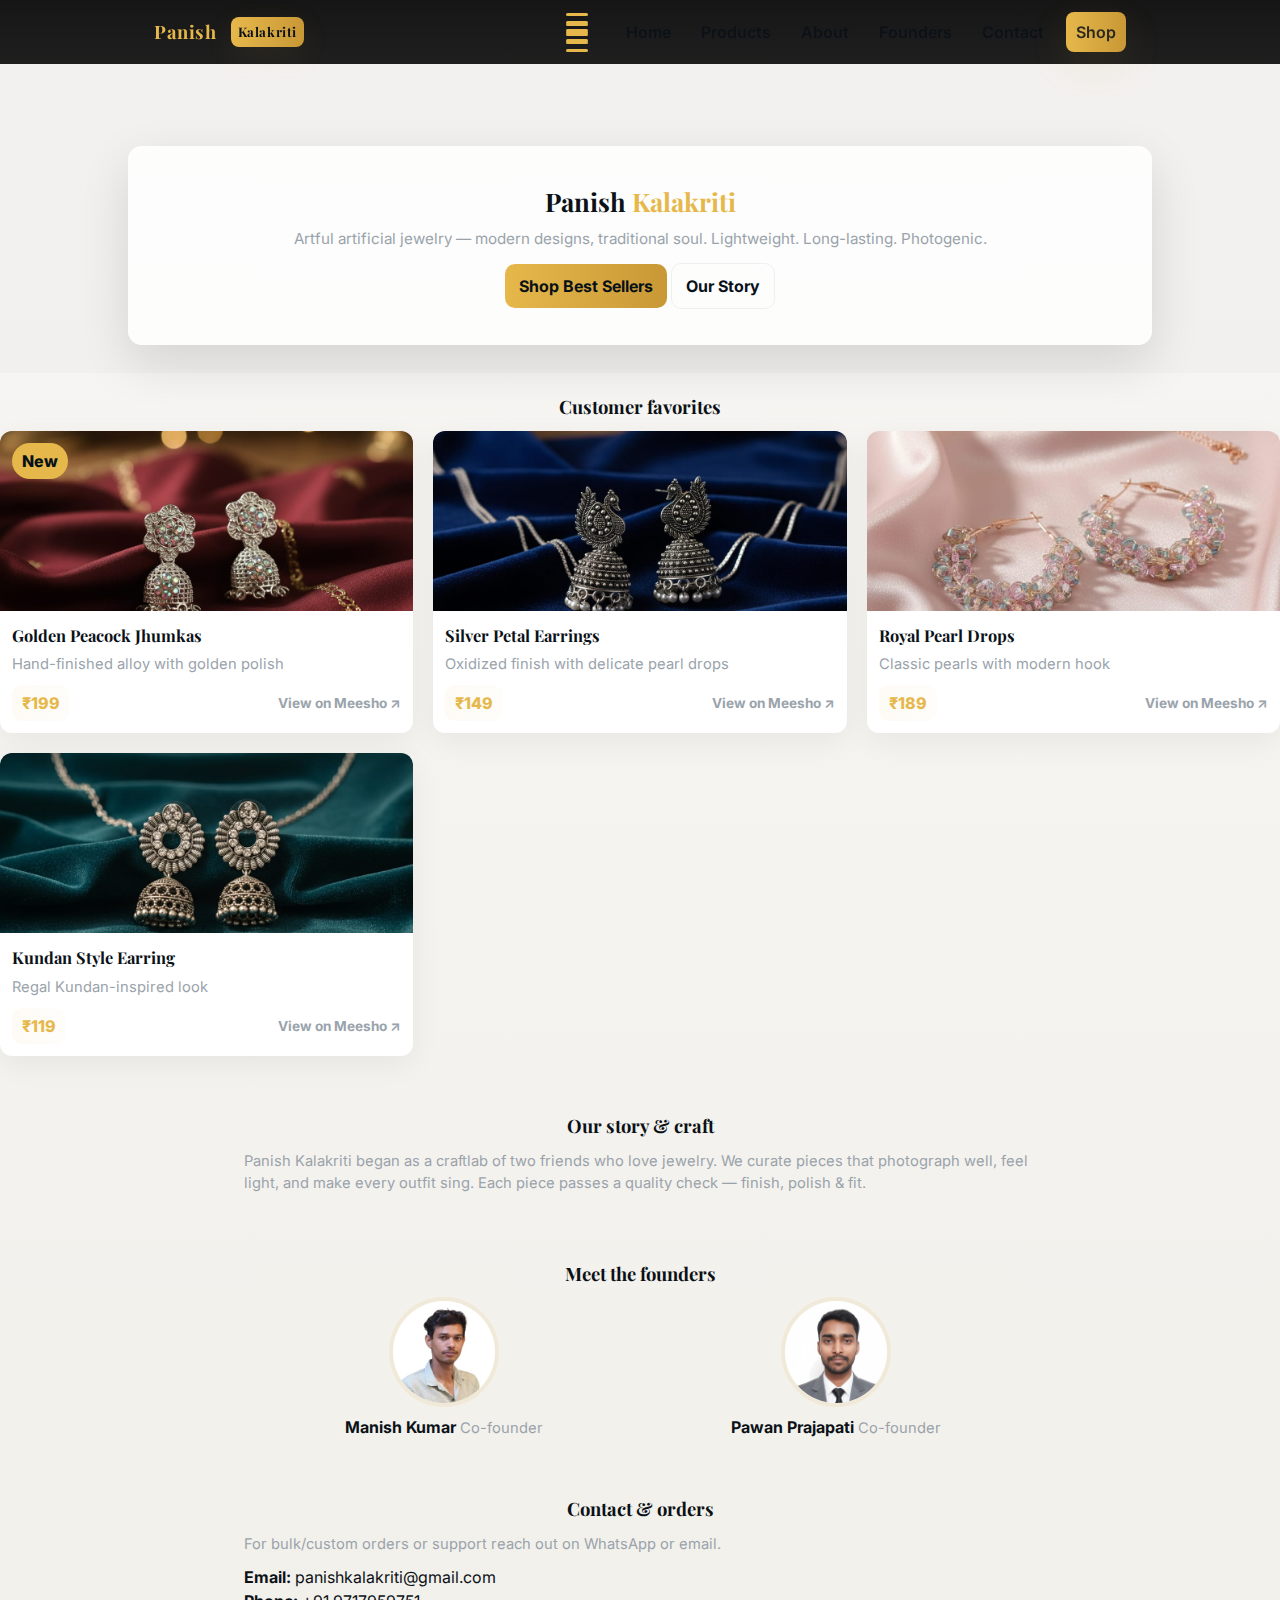
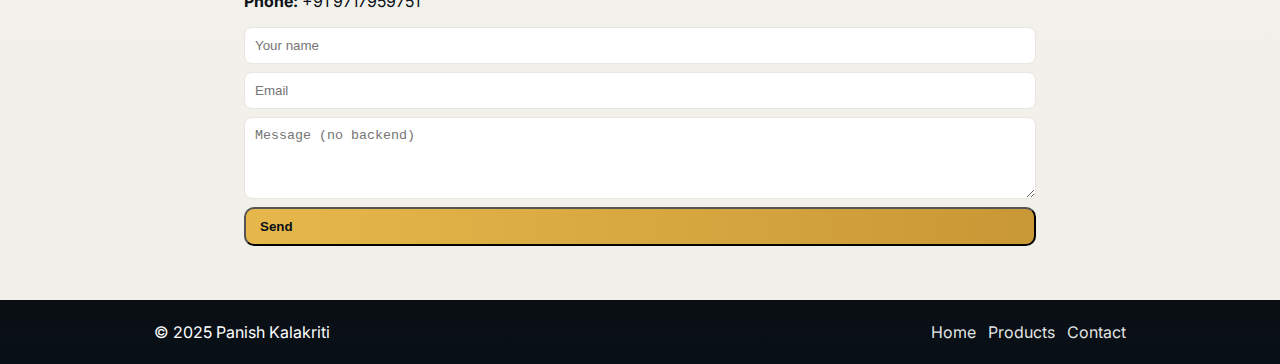
<file: index.html>
<!doctype html>
<html lang="en">
<head>
  <meta charset="utf-8" />
  <meta name="viewport" content="width=device-width,initial-scale=1.0,viewport-fit=cover" />
  <title>Panish Kalakriti — Handcrafted Jewelry</title>

  <!-- Fonts -->
  <link rel="preconnect" href="https://fonts.googleapis.com">
  <link rel="preconnect" href="https://fonts.gstatic.com" crossorigin>
  <link href="https://fonts.googleapis.com/css2?family=Playfair+Display:wght@600;700;800&family=Inter:wght@300;400;600;700&display=swap" rel="stylesheet">

  <!-- Main CSS -->
  <link rel="stylesheet" href="style.css">
</head>
<body>

  <!-- HEADER / NAV -->
  <header class="top">
    <div class="wrap">
      <a class="brand" href="#">Panish <span class="brand-accent">Kalakriti</span></a>

      <!-- mobile toggle -->
      <input id="menu-toggle" type="checkbox" aria-hidden="true">
      <label for="menu-toggle" class="burger" aria-hidden="true">
        <span></span><span></span><span></span>
      </label>

      <nav class="nav">
        <ul>
          <li><a href="#home">Home</a></li>
          <li><a href="#products">Products</a></li>
          <li><a href="#about">About</a></li>
          <li><a href="#founders">Founders</a></li>
          <li><a href="#contact">Contact</a></li>
        </ul>
        <a class="btn-cta" href="#products">Shop</a>
      </nav>
    </div>
  </header>

  <!-- HERO -->
  <main>
    <section id="home" class="hero">
      <div class="hero-card">
        <h1>Panish <span class="gold">Kalakriti</span></h1>
        <p class="lead">Artful artificial jewelry — modern designs, traditional soul. Lightweight. Long-lasting. Photogenic.</p>
        <div class="hero-actions">
          <a class="btn primary" href="#products">Shop Best Sellers</a>
          <a class="btn ghost" href="#about">Our Story</a>
        </div>
      </div>
    </section>

    <!-- PRODUCTS -->
    <section id="products" class="section">
      <h2 class="section-title">Customer favorites</h2>

      <div class="grid">

        <!-- card 1 -->
        <a class="card" href="https://www.meesho.com/modern-layered-dangler-earrings/p/a2hgd6" target="_blank" rel="noopener noreferrer">
          <div class="imgwrap">
            <img src="pm.jpeg" alt="Golden Peacock Jhumkas">
            <span class="tag">New</span>
          </div>
          <div class="card-body">
            <h3>Golden Peacock Jhumkas</h3>
            <p class="muted">Hand-finished alloy with golden polish</p>
            <div class="card-row">
              <div class="price">₹199</div>
              <div class="cta-small">View on Meesho ↗</div>
            </div>
          </div>
        </a>

        <!-- card 2 -->
        <a class="card" href="https://www.meesho.com/oxidized-silver-peacock-jhumka-earrings-with-pearl-drops/p/a2hgd9" target="_blank" rel="noopener noreferrer">
          <div class="imgwrap">
            <img src="WhatsApp Image 2025-09-28 at 14.20.17 (1).jpeg" alt="Silver Petal Earrings">
          </div>
          <div class="card-body">
            <h3>Silver Petal Earrings</h3>
            <p class="muted">Oxidized finish with delicate pearl drops</p>
            <div class="card-row">
              <div class="price">₹149</div>
              <div class="cta-small">View on Meesho ↗</div>
            </div>
          </div>
        </a>

        <!-- card 3 -->
        <a class="card" href="https://www.meesho.com/colourfull-hook-earrings/p/a2hgd8" target="_blank" rel="noopener noreferrer">
          <div class="imgwrap">
            <img src="WhatsApp Image 2025-09-28 at 14.20.18 (1).jpeg" alt="Royal Pearl Drops">
          </div>
          <div class="card-body">
            <h3>Royal Pearl Drops</h3>
            <p class="muted">Classic pearls with modern hook</p>
            <div class="card-row">
              <div class="price">₹189</div>
              <div class="cta-small">View on Meesho ↗</div>
            </div>
          </div>
        </a>

        <!-- card 4 -->
        <a class="card" href="https://www.meesho.com/exquisite-oxidized-silver-jhumkas/p/a2hgd7" target="_blank" rel="noopener noreferrer">
          <div class="imgwrap">
            <img src="WhatsApp Image 2025-09-28 at 14.20.18.jpeg" alt="Kundan Style Earring">
          </div>
          <div class="card-body">
            <h3>Kundan Style Earring</h3>
            <p class="muted">Regal Kundan-inspired look</p>
            <div class="card-row">
              <div class="price">₹119</div>
              <div class="cta-small">View on Meesho ↗</div>
            </div>
          </div>
        </a>

      </div>
    </section>

    <!-- ABOUT -->
    <section id="about" class="section light">
      <div class="wrap narrow">
        <h2 class="section-title">Our story & craft</h2>
        <p class="lead muted">Panish Kalakriti began as a craftlab of two friends who love jewelry. We curate pieces that photograph well, feel light, and make every outfit sing. Each piece passes a quality check — finish, polish & fit.</p>
      </div>
    </section>

    <!-- FOUNDERS -->
    <section id="founders" class="section">
      <div class="wrap narrow">
        <h2 class="section-title">Meet the founders</h2>
        <div class="founders">
          <figure class="founder">
            <img src="manish.jpeg" alt="Manish Kumar">
            <figcaption>
              <strong>Manish Kumar</strong>
              <span class="muted">Co-founder</span>
            </figcaption>
          </figure>

          <figure class="founder">
            <img src="pawanji.jpg" alt="Pawan Prajapati">
            <figcaption>
              <strong>Pawan Prajapati</strong>
              <span class="muted">Co-founder</span>
            </figcaption>
          </figure>
        </div>
      </div>
    </section>

    <!-- CONTACT -->
    <section id="contact" class="section light">
      <div class="wrap narrow contact-box">
        <div>
          <h2 class="section-title">Contact & orders</h2>
          <p class="muted">For bulk/custom orders or support reach out on WhatsApp or email.</p>
          <p><strong>Email:</strong> panishkalakriti@gmail.com</p>
          <p><strong>Phone:</strong> +91 9717959751</p>
        </div>
        <form class="contact-form" action="#" method="post" onsubmit="return false" aria-label="Contact form">
          <input name="name" type="text" placeholder="Your name" required>
          <input name="email" type="email" placeholder="Email" required>
          <textarea name="msg" rows="4" placeholder="Message (no backend)"></textarea>
          <button class="btn primary full">Send</button>
        </form>
      </div>
    </section>
  </main>

  <!-- FOOTER -->
  <footer class="foot">
    <div class="wrap foot-inner">
      <div class="copyright">© 2025 Panish Kalakriti</div>
      <nav class="foot-nav">
        <a href="#home">Home</a>
        <a href="#products">Products</a>
        <a href="#contact">Contact</a>
      </nav>
    </div>
  </footer>

</body>
</html>
</file>
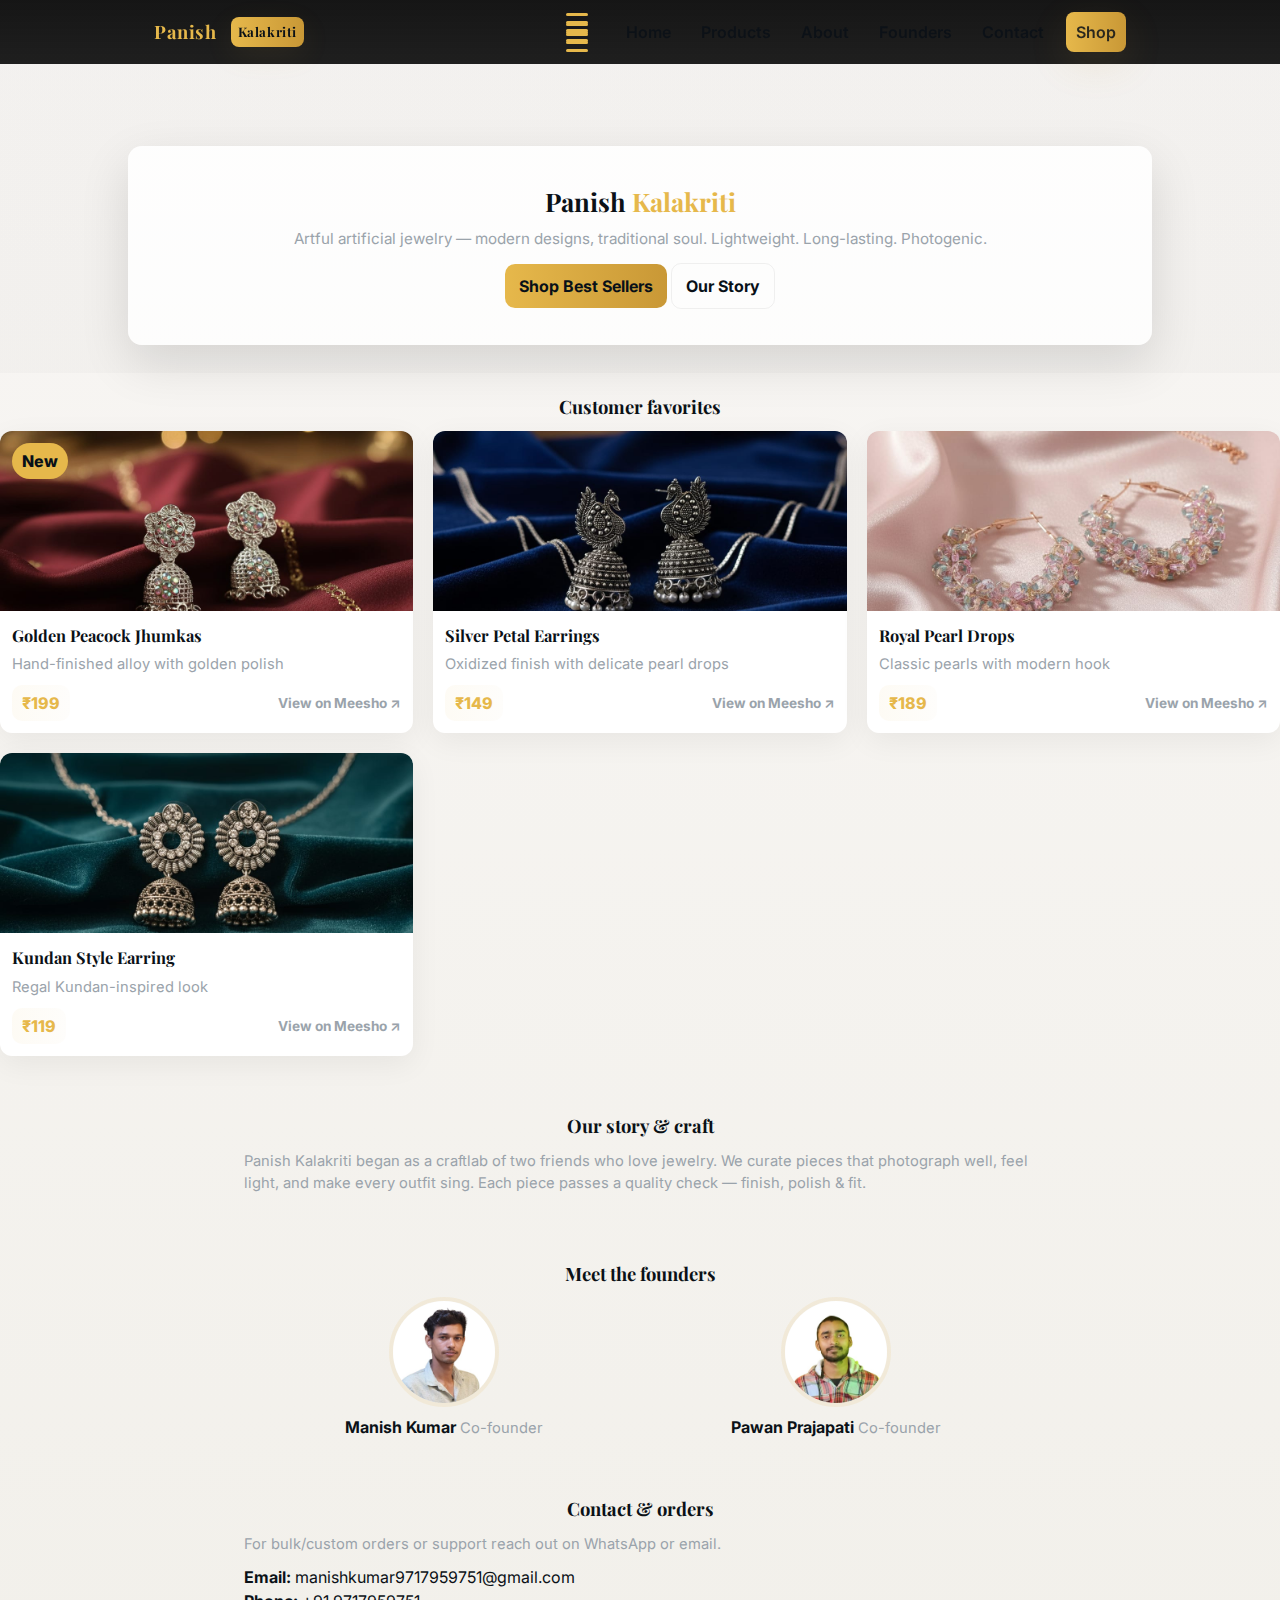
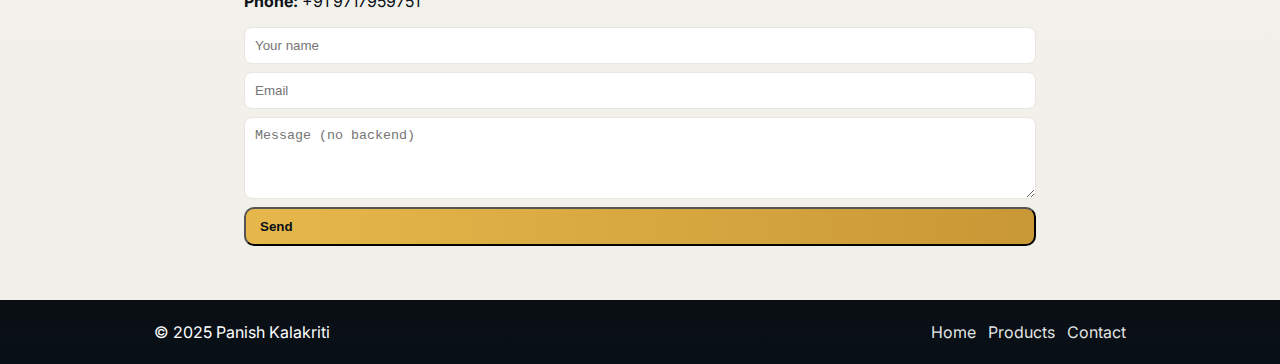
<file: index (1).html>
<!doctype html>
<html lang="en">
<head>
  <meta charset="utf-8" />
  <meta name="viewport" content="width=device-width,initial-scale=1.0,viewport-fit=cover" />
  <title>Panish Kalakriti — Handcrafted Jewelry</title>

  <!-- Fonts -->
  <link rel="preconnect" href="https://fonts.googleapis.com">
  <link rel="preconnect" href="https://fonts.gstatic.com" crossorigin>
  <link href="https://fonts.googleapis.com/css2?family=Playfair+Display:wght@600;700;800&family=Inter:wght@300;400;600;700&display=swap" rel="stylesheet">

  <!-- Main CSS -->
  <link rel="stylesheet" href="style.css">
</head>
<body>

  <!-- HEADER / NAV -->
  <header class="top">
    <div class="wrap">
      <a class="brand" href="#">Panish <span class="brand-accent">Kalakriti</span></a>

      <!-- mobile toggle -->
      <input id="menu-toggle" type="checkbox" aria-hidden="true">
      <label for="menu-toggle" class="burger" aria-hidden="true">
        <span></span><span></span><span></span>
      </label>

      <nav class="nav">
        <ul>
          <li><a href="#home">Home</a></li>
          <li><a href="#products">Products</a></li>
          <li><a href="#about">About</a></li>
          <li><a href="#founders">Founders</a></li>
          <li><a href="#contact">Contact</a></li>
        </ul>
        <a class="btn-cta" href="#products">Shop</a>
      </nav>
    </div>
  </header>

  <!-- HERO -->
  <main>
    <section id="home" class="hero">
      <div class="hero-card">
        <h1>Panish <span class="gold">Kalakriti</span></h1>
        <p class="lead">Artful artificial jewelry — modern designs, traditional soul. Lightweight. Long-lasting. Photogenic.</p>
        <div class="hero-actions">
          <a class="btn primary" href="#products">Shop Best Sellers</a>
          <a class="btn ghost" href="#about">Our Story</a>
        </div>
      </div>
    </section>

    <!-- PRODUCTS -->
    <section id="products" class="section">
      <h2 class="section-title">Customer favorites</h2>

      <div class="grid">

        <!-- card 1 -->
        <a class="card" href="https://www.meesho.com/modern-layered-dangler-earrings/p/a2hgd6" target="_blank" rel="noopener noreferrer">
          <div class="imgwrap">
            <img src="pm.jpeg" alt="Golden Peacock Jhumkas">
            <span class="tag">New</span>
          </div>
          <div class="card-body">
            <h3>Golden Peacock Jhumkas</h3>
            <p class="muted">Hand-finished alloy with golden polish</p>
            <div class="card-row">
              <div class="price">₹199</div>
              <div class="cta-small">View on Meesho ↗</div>
            </div>
          </div>
        </a>

        <!-- card 2 -->
        <a class="card" href="https://www.meesho.com/oxidized-silver-peacock-jhumka-earrings-with-pearl-drops/p/a2hgd9" target="_blank" rel="noopener noreferrer">
          <div class="imgwrap">
            <img src="WhatsApp Image 2025-09-28 at 14.20.17 (1).jpeg" alt="Silver Petal Earrings">
          </div>
          <div class="card-body">
            <h3>Silver Petal Earrings</h3>
            <p class="muted">Oxidized finish with delicate pearl drops</p>
            <div class="card-row">
              <div class="price">₹149</div>
              <div class="cta-small">View on Meesho ↗</div>
            </div>
          </div>
        </a>

        <!-- card 3 -->
        <a class="card" href="https://www.meesho.com/colourfull-hook-earrings/p/a2hgd8" target="_blank" rel="noopener noreferrer">
          <div class="imgwrap">
            <img src="WhatsApp Image 2025-09-28 at 14.20.18 (1).jpeg" alt="Royal Pearl Drops">
          </div>
          <div class="card-body">
            <h3>Royal Pearl Drops</h3>
            <p class="muted">Classic pearls with modern hook</p>
            <div class="card-row">
              <div class="price">₹189</div>
              <div class="cta-small">View on Meesho ↗</div>
            </div>
          </div>
        </a>

        <!-- card 4 -->
        <a class="card" href="https://www.meesho.com/exquisite-oxidized-silver-jhumkas/p/a2hgd7" target="_blank" rel="noopener noreferrer">
          <div class="imgwrap">
            <img src="WhatsApp Image 2025-09-28 at 14.20.18.jpeg" alt="Kundan Style Earring">
          </div>
          <div class="card-body">
            <h3>Kundan Style Earring</h3>
            <p class="muted">Regal Kundan-inspired look</p>
            <div class="card-row">
              <div class="price">₹119</div>
              <div class="cta-small">View on Meesho ↗</div>
            </div>
          </div>
        </a>

      </div>
    </section>

    <!-- ABOUT -->
    <section id="about" class="section light">
      <div class="wrap narrow">
        <h2 class="section-title">Our story & craft</h2>
        <p class="lead muted">Panish Kalakriti began as a craftlab of two friends who love jewelry. We curate pieces that photograph well, feel light, and make every outfit sing. Each piece passes a quality check — finish, polish & fit.</p>
      </div>
    </section>

    <!-- FOUNDERS -->
    <section id="founders" class="section">
      <div class="wrap narrow">
        <h2 class="section-title">Meet the founders</h2>
        <div class="founders">
          <figure class="founder">
            <img src="manish.jpeg" alt="Manish Kumar">
            <figcaption>
              <strong>Manish Kumar</strong>
              <span class="muted">Co-founder</span>
            </figcaption>
          </figure>

          <figure class="founder">
            <img src="pawan.jpeg" alt="Pawan Prajapati">
            <figcaption>
              <strong>Pawan Prajapati</strong>
              <span class="muted">Co-founder</span>
            </figcaption>
          </figure>
        </div>
      </div>
    </section>

    <!-- CONTACT -->
    <section id="contact" class="section light">
      <div class="wrap narrow contact-box">
        <div>
          <h2 class="section-title">Contact & orders</h2>
          <p class="muted">For bulk/custom orders or support reach out on WhatsApp or email.</p>
          <p><strong>Email:</strong> manishkumar9717959751@gmail.com</p>
          <p><strong>Phone:</strong> +91 9717959751</p>
        </div>
        <form class="contact-form" action="#" method="post" onsubmit="return false" aria-label="Contact form">
          <input name="name" type="text" placeholder="Your name" required>
          <input name="email" type="email" placeholder="Email" required>
          <textarea name="msg" rows="4" placeholder="Message (no backend)"></textarea>
          <button class="btn primary full">Send</button>
        </form>
      </div>
    </section>
  </main>

  <!-- FOOTER -->
  <footer class="foot">
    <div class="wrap foot-inner">
      <div class="copyright">© 2025 Panish Kalakriti</div>
      <nav class="foot-nav">
        <a href="#home">Home</a>
        <a href="#products">Products</a>
        <a href="#contact">Contact</a>
      </nav>
    </div>
  </footer>

</body>
</html>
</file>
<file: style.css>
/* Panish Kalakriti — Mobile-first premium CSS
   Save as style.css
*/

/* Palette: deep marine + warm gold + soft cream */
:root{
  --bg: #0f1724;           /* deep navy */
  --panel: #0b1117;        /* darker card */
  --cream: #fbf7f3;        /* light cream background */
  --muted: #9aa3ab;        /* subdued text */
  --gold: #e6b84b;         /* gold accent */
  --gold-2: #c99836;
  --white: #ffffff;
  --glass: rgba(255,255,255,0.04);

  --radius: 14px;
  --gap: 16px;

  --shadow-soft: 0 10px 30px rgba(6,8,12,0.45);
  --glass-shadow: 0 10px 40px rgba(2,4,6,0.6);
}

/* Reset & base */
*{box-sizing:border-box;margin:0;padding:0}
html{font-size:16px}
body{
  font-family: "Inter", system-ui, -apple-system, "Segoe UI", Roboto, "Poppins", Arial;
  background: linear-gradient(180deg, #f8f6f4 0%, #f1efe9 100%);
  color: #0b1117;
  -webkit-font-smoothing:antialiased;
  -moz-osx-font-smoothing:grayscale;
  line-height:1.5;
}

/* helpers */
.wrap{max-width:1100px;margin:0 auto;padding:0 5%}
.narrow{max-width:920px;margin:0 auto}

/* TOP NAV */
.top{position:sticky;top:0;z-index:99;background:transparent;padding:12px 0}
.top .wrap{display:flex;align-items:center;justify-content:space-between;gap:12px}
.brand{font-family:"Playfair Display",serif;font-size:1.15rem;color:var(--gold);font-weight:700;letter-spacing:0.6px;text-decoration:none}
.brand-accent{color:#0b1117;background:linear-gradient(90deg,var(--gold),var(--gold-2));padding:6px 10px;border-radius:8px;margin-left:6px;font-size:0.92rem;box-shadow:0 8px 30px rgba(201,152,50,0.12)}

/* burger */
#menu-toggle{display:none}
.burger{display:inline-grid;width:42px;height:30px;place-items:center;cursor:pointer}
.burger span, .burger span::before, .burger span::after{
  display:block;height:3px;background:var(--gold);border-radius:3px;width:22px;transition:all .25s ease;position:relative;
}
.burger span::before{content:"";position:absolute;transform:translateY(-8px);width:22px}
.burger span::after{content:"";position:absolute;transform:translateY(8px);width:22px}

/* NAV */
.nav{display:flex;align-items:center;gap:12px}
.nav ul{display:flex;gap:10px;list-style:none;align-items:center}
.nav a{color:rgba(11,17,23,0.85);text-decoration:none;padding:8px 10px;border-radius:8px;font-weight:600}
.nav a:hover{background:linear-gradient(90deg, rgba(230,184,75,0.08), rgba(201,152,50,0.05));transform:translateY(-3px)}
.btn-cta{background:linear-gradient(90deg,var(--gold),var(--gold-2));padding:10px 14px;border-radius:10px;color:#081018;font-weight:800;text-decoration:none;box-shadow:0 12px 40px rgba(201,152,50,0.12)}

/* HERO (mobile-first) */
.hero{padding:28px 0;background:
  linear-gradient(180deg, rgba(8,10,12,0.02), rgba(8,10,12,0.02)),
  url('https://images.unsplash.com/photo-1611652022417-a55339f972b3?q=80&w=2070') center/cover no-repeat;
display:flex;align-items:center;justify-content:center}
.hero-card{background:linear-gradient(180deg,rgba(255,255,255,0.9),rgba(255,255,255,0.85));padding:22px;border-radius:14px;box-shadow:var(--shadow-soft);text-align:center}
.hero h1{font-family:"Playfair Display",serif;font-size:1.6rem;margin-bottom:8px;color:#0b1117}
.gold{color:var(--gold)}
.lead{color:var(--muted);font-size:0.95rem;margin-bottom:12px}

/* buttons */
.btn{display:inline-flex;align-items:center;gap:10px;padding:10px 14px;border-radius:10px;text-decoration:none;font-weight:700}
.primary{background:linear-gradient(90deg,var(--gold),var(--gold-2));color:#081018}
.ghost{border:1px solid rgba(11,17,23,0.06);color:#081018;background:transparent}

/* SECTION */
.section{padding:20px 0 36px}
.section-title{text-align:center;font-family:"Playfair Display",serif;font-size:1.15rem;margin-bottom:10px}

/* GRID cards */
.grid{display:grid;grid-template-columns:repeat(2,1fr);gap:12px}
.card{display:block;background:#fff;border-radius:12px;overflow:hidden;box-shadow:0 8px 30px rgba(12,14,16,0.06);text-decoration:none;color:inherit;transition:transform .28s cubic-bezier(.2,.9,.25,1),box-shadow .28s}
.card:hover{transform:translateY(-8px);box-shadow:0 24px 70px rgba(8,10,12,0.16)}
.imgwrap{position:relative;background:linear-gradient(180deg, rgba(0,0,0,0.02), rgba(0,0,0,0.02))}
.imgwrap img{display:block;width:100%;height:180px;object-fit:cover}
.tag{position:absolute;left:12px;top:12px;background:var(--gold);color:#081018;padding:6px 10px;border-radius:999px;font-weight:800;box-shadow:0 8px 30px rgba(201,152,50,0.10)}
.card-body{padding:12px}
.card-body h3{font-family:"Playfair Display",serif;font-size:1.02rem;margin-bottom:6px}
.muted{color:var(--muted);font-size:0.92rem;margin-bottom:10px}
.card-row{display:flex;align-items:center;justify-content:space-between;gap:10px}
.price{font-weight:800;color:var(--gold);background:linear-gradient(90deg,rgba(230,184,75,0.06),rgba(201,152,50,0.02));padding:6px 10px;border-radius:10px}
.cta-small{font-size:0.85rem;color:var(--muted);font-weight:700}

/* FOUNDERS */
.founders{display:flex;gap:12px;justify-content:center;align-items:center;flex-wrap:wrap;margin-top:10px}
.founder{width:48%;text-align:center}
.founder img{width:110px;height:110px;border-radius:999px;object-fit:cover;border:4px solid rgba(230,184,75,0.12);display:block;margin:0 auto 8px}
.founder figcaption{display:block}

/* CONTACT area */
.contact-box{display:grid;grid-template-columns:1fr;gap:14px}
.contact-form{display:flex;flex-direction:column;gap:8px}
.contact-form input,.contact-form textarea{padding:10px;border-radius:8px;border:1px solid #e9e6e0}

/* FOOTER */
.foot{background:linear-gradient(180deg,#0b0f14,#071017);color:#fff;padding:20px 0;margin-top:18px}
.foot-inner{display:flex;align-items:center;justify-content:space-between;gap:12px;flex-wrap:wrap}
.foot a{color:rgba(255,255,255,0.9);text-decoration:none;margin-left:8px}

/* Responsive tweaks */
@media (min-width:900px){
  .hero-card{padding:36px;width:80%}
  .grid{grid-template-columns:repeat(3,1fr);gap:20px}
  .brand{font-size:1.3rem}
}
@media (max-width:720px){
  .grid{grid-template-columns:repeat(2,1fr);gap:12px}
  .hero h1{font-size:1.5rem}
}
@media (max-width:480px){
  .wrap{padding:0 4%}
  .grid{grid-template-columns:1fr}
  .brand-accent{display:inline-block;padding:6px 8px}
  .burger{display:inline-block}
  .nav{display:none}
  /* show nav when checkbox checked */
  #menu-toggle:checked + .burger span{background:transparent}
  #menu-toggle:checked + .burger span::before{transform:translateY(8px) rotate(45deg)}
  #menu-toggle:checked + .burger span::after{transform:translateY(-8px) rotate(-45deg)}
  #menu-toggle:checked ~ .nav{display:block;position:absolute;left:0;right:0;top:62px;background:#fff;padding:12px;border-radius:0 0 12px 12px;box-shadow:var(--glass-shadow)}
  #menu-toggle:checked ~ .nav ul{flex-direction:column;gap:8px}
  .nav a{color:#081018}
}

/* focus / accessibility */
a:focus,button:focus,input:focus,textarea:focus{outline:3px solid rgba(230,184,75,0.14);outline-offset:3px}
/* -------------------------
   Header + spacing fixes
   Paste near the end of style.css (or replace existing .top/.wrap/.brand/.hero rules)
   ------------------------- */

/* consistent header height for spacing & scroll-padding */
:root{
  --header-height: 64px; /* adjust 56-72 if you want thicker/thinner header */
}

/* make header fixed-height and vertically center items */
.top{
  position:sticky;
  top:0;
  z-index:9999;
  height:var(--header-height);
  display:block;
  background: linear-gradient(180deg, rgba(12,12,12,0.96), rgba(12,12,12,0.92));
  -webkit-backdrop-filter: blur(6px) saturate(120%);
}

/* container row inside header */
.top .wrap{
  display:flex;
  align-items:center;              /* center vertically */
  gap:12px;
  height:100%;
  padding:0 5%;
}

/* brand: keep inline and prevent awkward wrapping */
.brand{
  display:inline-flex;
  align-items:center;
  gap:8px;
  white-space:nowrap;             /* prevent brand from breaking into two lines */
  font-family:"Playfair Display",serif;
  font-size:1.15rem;
  color:var(--gold);
  font-weight:700;
  margin-right:auto;              /* push burger/nav to right */
}

/* smaller accent pill so it doesn't push layout */
.brand-accent{
  display:inline-block;
  font-size:0.82rem;
  padding:6px 8px;
  border-radius:8px;
  margin-left:6px;
  box-shadow:0 8px 30px rgba(201,152,50,0.09);
  vertical-align:middle;
}

/* burger alignment (right) */
.burger{
  margin-left:12px;
  margin-right:6px;
  display:inline-grid;
  place-items:center;
}

/* hide nav on very small screens but keep burger visible */
@media (max-width:720px){
  .nav{ display:none; }          /* default hidden mobile nav */
  /* when menu toggled open, show nav block under header */
  #menu-toggle:checked ~ .nav{
    display:block;
    position:absolute;
    left:0; right:0; top:var(--header-height);
    background: #fff;
    box-shadow: 0 12px 40px rgba(8,10,12,0.08);
    border-bottom-left-radius:12px;
    border-bottom-right-radius:12px;
    padding:12px 6%;
  }
  #menu-toggle:checked ~ .nav ul{ flex-direction:column; gap:8px; }
  #menu-toggle:checked ~ .nav a{ color:#081018; }
}

/* ensure hero/sections start below header (prevent overlap) */
.hero{
  padding-top: calc(var(--header-height) + 18px) !important;
  /* if you have a hero-card with its own padding, keep that - this only assures top spacing */
}

/* ensure all anchor jumps leave space for sticky header */
html { scroll-padding-top: calc(var(--header-height) + 8px); }

/* small visual tweak: limit brand-accent width so it doesn't wrap */
.brand-accent{ max-width:120px; text-overflow:ellipsis; overflow:hidden; }

/* if gold pill still overlaps, slightly reduce its padding */
.brand-accent{ padding:5px 7px; font-weight:700; }

/* optional: reduce hero-card shadow so header looks separated */
.hero-card{ box-shadow: 0 18px 50px rgba(6,6,6,0.12) !important; }
</file>
